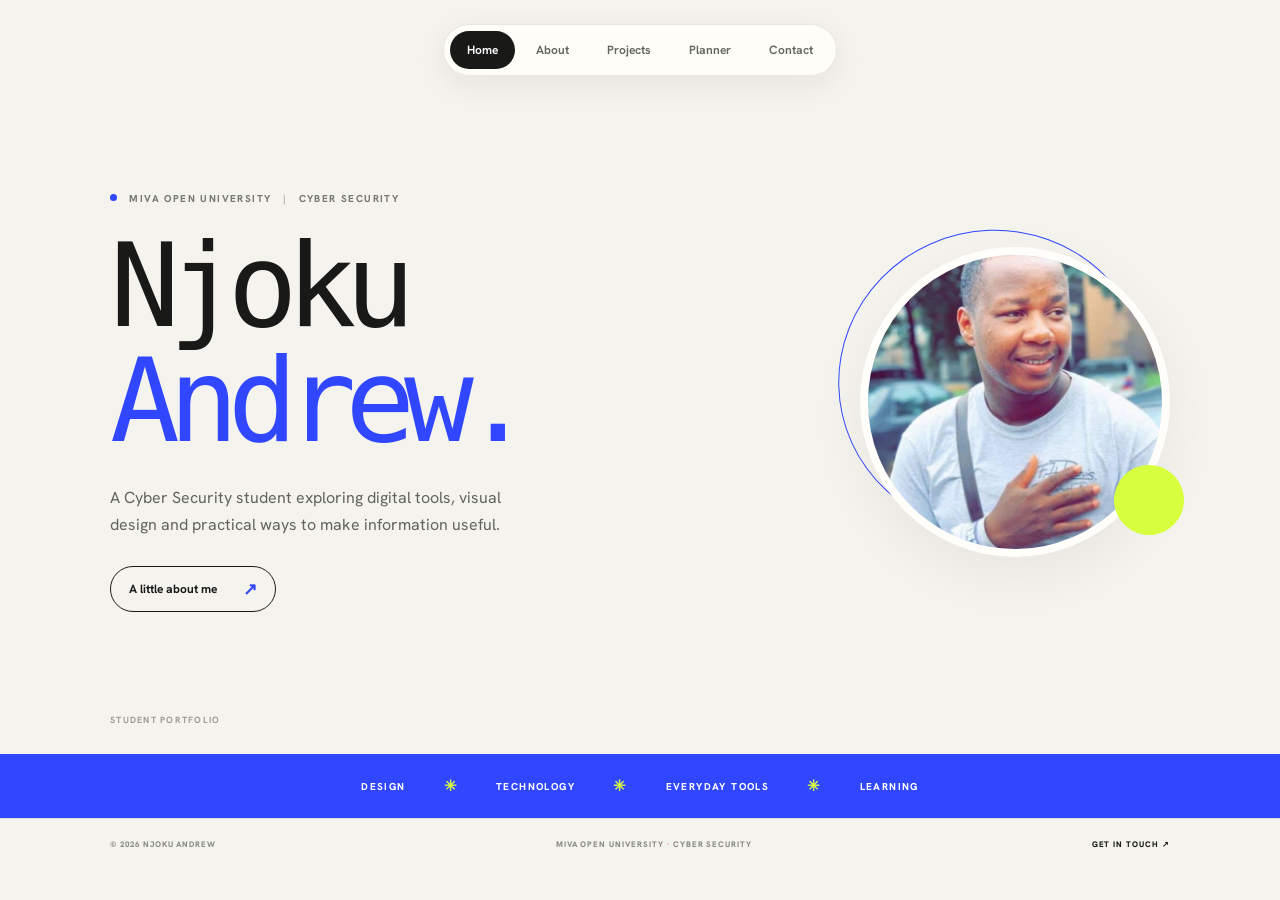
<file: index.html>
<!doctype html>
<html lang="en">
  <head>
    <meta charset="utf-8" />
    <meta name="viewport" content="width=device-width, initial-scale=1" />
    <meta name="theme-color" content="#f4f3ee" />
    <title>Njoku Andrew — Home</title>
    <link rel="icon" href="assets/favicon.svg" type="image/svg+xml" />
    <link rel="preconnect" href="https://fonts.googleapis.com" />
    <link rel="preconnect" href="https://fonts.gstatic.com" crossorigin />
    <link
      href="https://fonts.googleapis.com/css2?family=Geist+Pixel&family=Hanken+Grotesk:ital,wght@0,100..900;1,100..900&display=swap"
      rel="stylesheet"
    />
    <link rel="stylesheet" href="styles.css" />
  </head>
  <body>
    <header class="site-header">
      <nav class="nav-pills" aria-label="Main navigation">
        <a class="nav-link active" href="index.html" aria-current="page"
          >Home</a
        >
        <a class="nav-link" href="about.html">About</a>
        <a class="nav-link" href="projects.html">Projects</a>
        <a class="nav-link" href="planner.html">Planner</a>
        <a class="nav-link" href="contact.html">Contact</a>
      </nav>
    </header>

    <main class="home-page">
      <section class="home-intro">
        <div class="intro-copy">
          <p class="eyebrow">
            <span class="status-dot"></span> MIVA OPEN UNIVERSITY
            <span class="slash">|</span> CYBER SECURITY
          </p>
          <h1>Njoku<br /><span>Andrew.</span></h1>
          <p class="intro-line">
            A Cyber Security student exploring digital tools, visual design
            and practical ways to make information useful.
          </p>
          <a class="round-link" href="about.html"
            >A little about me <span aria-hidden="true">↗</span></a
          >
        </div>
        <div class="portrait-wrap">
          <div class="portrait-halo"></div>
          <img
            class="portrait"
            src="assets/andrew.jpeg"
            alt="Portrait placeholder for Njoku Andrew"
          />
          <span class="portrait-sticker"><span></span></span>
        </div>
        <div class="home-baseline">
          <span>STUDENT PORTFOLIO</span>
          <span></span>
        </div>
      </section>
      <section class="home-ribbon" aria-label="Areas of interest">
        <span>DESIGN</span><i>✳</i><span>TECHNOLOGY</span><i>✳</i
        ><span>EVERYDAY TOOLS</span><i>✳</i><span>LEARNING</span>
      </section>
    </main>

    <footer class="site-footer">
      <span>© 2026 NJOKU ANDREW</span>
      <span>MIVA OPEN UNIVERSITY <b>·</b> CYBER SECURITY</span>
      <a href="contact.html">GET IN TOUCH ↗</a>
    </footer>
    <script src="script.js"></script>
  </body>
</html>
</file>
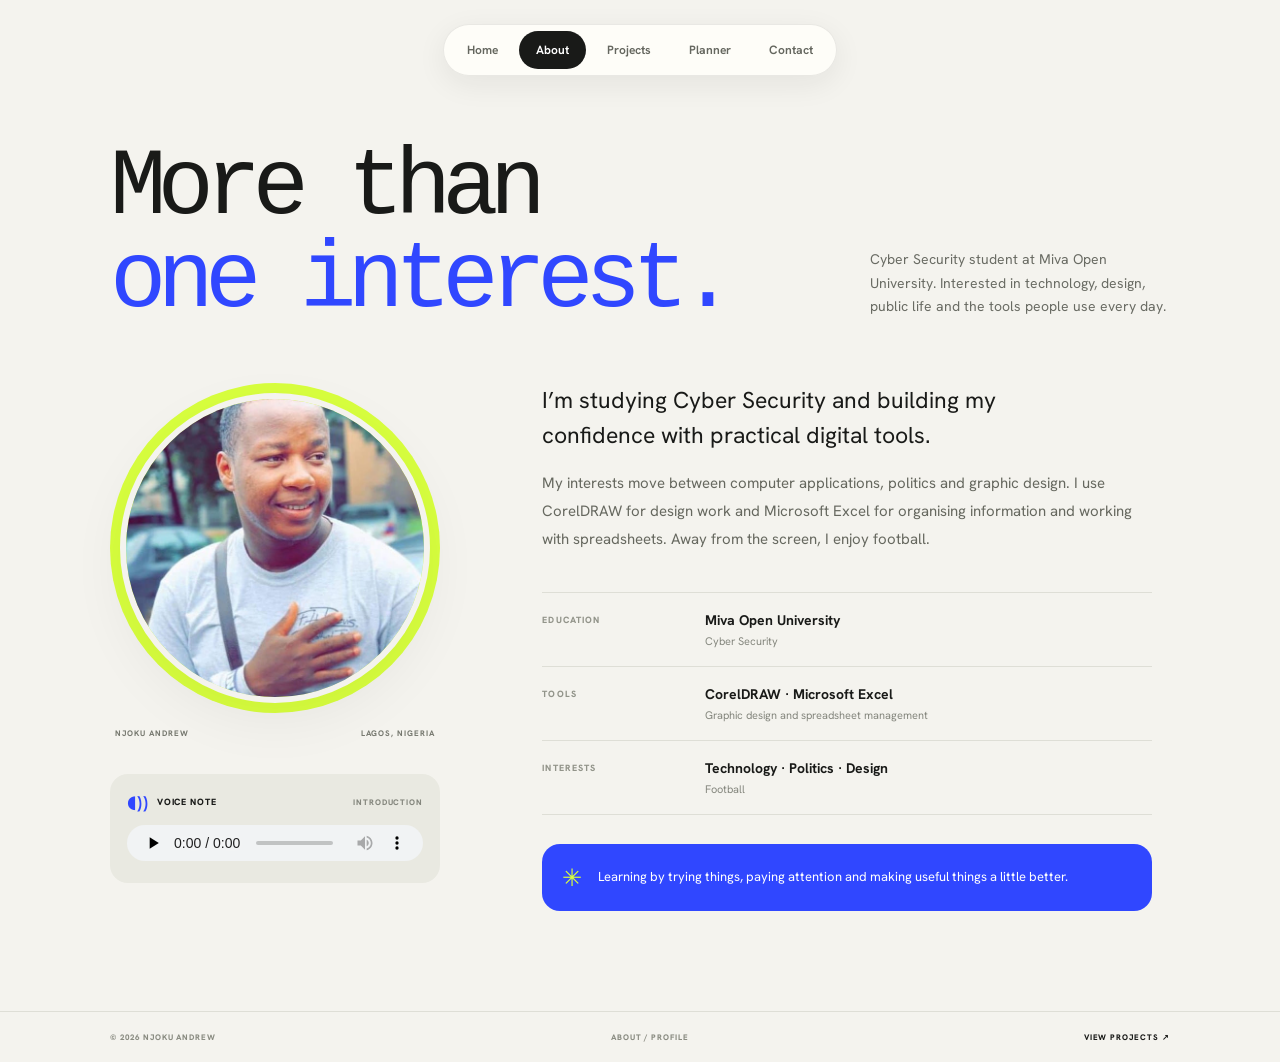
<file: about.html>
<!doctype html>
<html lang="en">
  <head>
    <meta charset="utf-8" />
    <meta name="viewport" content="width=device-width, initial-scale=1" />
    <meta name="theme-color" content="#f4f3ee" />
    <title>Njoku Andrew — About</title>
    <link rel="icon" href="assets/favicon.svg" type="image/svg+xml" />
    <link rel="preconnect" href="https://fonts.googleapis.com" />
    <link rel="preconnect" href="https://fonts.gstatic.com" crossorigin />
    <link
      href="https://fonts.googleapis.com/css2?family=Geist+Pixel&family=Hanken+Grotesk:ital,wght@0,100..900;1,100..900&display=swap"
      rel="stylesheet"
    />
    <link rel="stylesheet" href="styles.css" />
  </head>
  <body>
    <header class="site-header">
      <nav class="nav-pills" aria-label="Main navigation">
        <a class="nav-link" href="index.html">Home</a
        ><a class="nav-link active" href="about.html" aria-current="page"
          >About</a
        ><a class="nav-link" href="projects.html">Projects</a
        ><a class="nav-link" href="planner.html">Planner</a
        ><a class="nav-link" href="contact.html">Contact</a>
      </nav>
    </header>
    <main class="page-shell about-page">
      <section class="page-heading split-heading">
        <div>
          <h1>More than<br /><span>one interest.</span></h1>
        </div>
        <p class="heading-side">
          Cyber Security student at Miva Open University. Interested in
          technology, design, public life and the tools people use every day.
        </p>
      </section>

      <section class="about-grid">
        <div class="about-portrait-column">
          <div class="portrait-frame">
            <img
              class="portrait about-portrait"
              src="assets/andrew.jpeg"
              alt="Portrait placeholder for Njoku Andrew"
            />
          </div>
          <div class="portrait-caption">
            <span>NJOKU ANDREW</span><span>LAGOS, NIGERIA</span>
          </div>
          <div class="about-audio">
            <div class="audio-heading">
              <span class="audio-symbol">◖))</span><span>VOICE NOTE</span
              ><span class="audio-duration">INTRODUCTION</span>
            </div>
            <audio controls preload="none">
              <source
                src="assets/andrew-audio.mp4"
                type="audio/mpeg"
              />
            </audio>
          </div>
        </div>
        <div class="about-content">
          <p class="lead">
            I’m studying Cyber Security and building my confidence with
            practical digital tools.
          </p>
          <p>
            My interests move between computer applications, politics and
            graphic design. I use CorelDRAW for design work and Microsoft Excel
            for organising information and working with spreadsheets. Away from
            the screen, I enjoy football.
          </p>

          <div class="about-facts">
            <div class="fact-row">
              <span> EDUCATION</span>
              <div>
                <strong>Miva Open University</strong
                ><small>Cyber Security</small>
              </div>
            </div>
            <div class="fact-row">
              <span> TOOLS</span>
              <div>
                <strong>CorelDRAW · Microsoft Excel</strong
                ><small>Graphic design and spreadsheet management</small>
              </div>
            </div>
            <div class="fact-row">
              <span> INTERESTS</span>
              <div>
                <strong>Technology · Politics · Design</strong
                ><small>Football</small>
              </div>
            </div>
          </div>
          <div class="about-accent-note">
            <span>✳</span>
            <p>
              Learning by trying things, paying attention and making useful
              things a little better.
            </p>
          </div>
        </div>
      </section>
    </main>
    <footer class="site-footer">
      <span>© 2026 NJOKU ANDREW</span><span>ABOUT / PROFILE</span
      ><a href="projects.html">VIEW PROJECTS ↗</a>
    </footer>
    <script src="script.js"></script>
  </body>
</html>
</file>
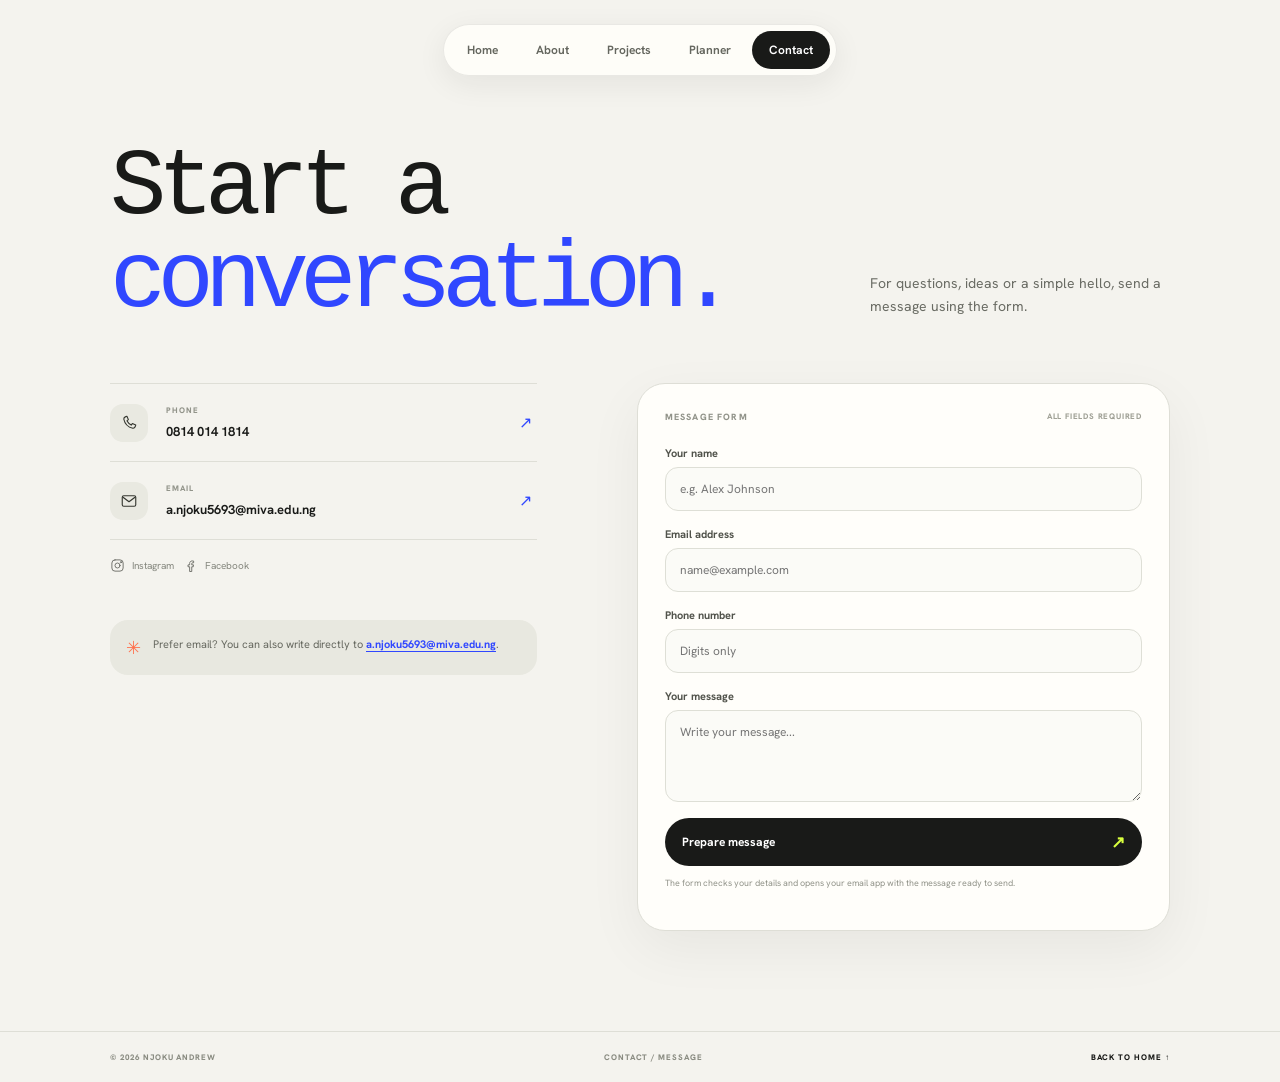
<file: contact.html>
<!doctype html>
<html lang="en">
  <head>
    <meta charset="utf-8" />
    <meta name="viewport" content="width=device-width, initial-scale=1" />
    <meta name="theme-color" content="#f4f3ee" />
    <title>Njoku Andrew — Contact</title>
    <link rel="icon" href="assets/favicon.svg" type="image/svg+xml" />
    <link rel="preconnect" href="https://fonts.googleapis.com" />
    <link rel="preconnect" href="https://fonts.gstatic.com" crossorigin />
    <link
      href="https://fonts.googleapis.com/css2?family=Geist+Pixel&family=Hanken+Grotesk:ital,wght@0,100..900;1,100..900&display=swap"
      rel="stylesheet"
    />
    <link rel="stylesheet" href="styles.css" />
  </head>
  <body>
    <header class="site-header">
      <nav class="nav-pills" aria-label="Main navigation">
        <a class="nav-link" href="index.html">Home</a
        ><a class="nav-link" href="about.html">About</a
        ><a class="nav-link" href="projects.html">Projects</a
        ><a class="nav-link" href="planner.html">Planner</a
        ><a class="nav-link active" href="contact.html" aria-current="page"
          >Contact</a
        >
      </nav>
    </header>
    <main class="page-shell contact-page">
      <section class="page-heading split-heading contact-heading">
        <div>
          <h1>Start a<br /><span>conversation.</span></h1>
        </div>
        <p class="heading-side">
          For questions, ideas or a simple hello, send a message using the form.
        </p>
      </section>
      <section class="contact-layout">
        <div class="contact-side">
          <div class="contact-details">
            <a class="contact-item" href="tel:08140141814"
              ><span class="contact-icon"
                ><svg viewBox="0 0 24 24" aria-hidden="true">
                  <path
                    d="M7 3.8 9.2 3l2 4.5-2 1.6a14 14 0 0 0 5.7 5.7l1.6-2 4.5 2-.8 2.2a3 3 0 0 1-3.2 1.9A15.5 15.5 0 0 1 5.1 7 3 3 0 0 1 7 3.8Z"
                  /></svg></span
              ><span><small>PHONE</small><strong>0814 014 1814</strong></span
              ><b>↗</b></a
            >
            <a class="contact-item" href="mailto:a.njoku5693@miva.edu.ng"
              ><span class="contact-icon"
                ><svg viewBox="0 0 24 24" aria-hidden="true">
                  <rect x="3" y="5" width="18" height="14" rx="2" />
                  <path d="m4 7 8 6 8-6" /></svg></span
              ><span
                ><small>EMAIL</small><strong>a.njoku5693@miva.edu.ng</strong></span
              ><b>↗</b></a
            >
            <div class="social-row">
              <a
                href="https://www.instagram.com/tobinjoku/?__pwa=1#"
                target="_blank"
                rel="noopener noreferrer"
                class="social-link"
              >
                <span class="social-placeholder">
                  <svg viewBox="0 0 24 24" aria-hidden="true">
                    <rect x="3" y="3" width="18" height="18" rx="5" />
                    <circle cx="12" cy="12" r="4" />
                    <circle cx="17.5" cy="6.7" r="1" class="solid" />
                  </svg>
                  Instagram
                </span>
              </a>
 <a
                href="#"
                target="_blank"
                rel="noopener noreferrer"
                class="social-link"
              >
              <span class="social-placeholder"
                ><svg viewBox="0 0 24 24" aria-hidden="true">
                  <path
                    d="M14 21v-7h2.4l.4-3H14V9.1c0-.9.3-1.5 1.6-1.5H17V4.9c-.6-.1-1.4-.2-2.4-.2-2.4 0-4 1.5-4 4.2V11H8v3h2.6v7Z"
                  />
                </svg>
                Facebook</span
              ></a>
            </div>
          </div>
          <div class="contact-note">
            <span>✳</span>
            <p>
              Prefer email? You can also write directly to
              <a href="mailto:a.njoku5693@miva.edu.ng">a.njoku5693@miva.edu.ng</a>.
            </p>
          </div>
        </div>
        <form class="contact-form" id="contact-form" novalidate>
          <div class="form-heading">
            <span class="section-kicker">MESSAGE FORM</span
            ><span class="form-required">ALL FIELDS REQUIRED</span>
          </div>
          <div class="form-field">
            <label for="name">Your name</label
            ><input
              id="name"
              name="name"
              type="text"
              placeholder="e.g. Alex Johnson"
              autocomplete="name"
              required
            /><small class="field-error" id="name-error"></small>
          </div>
          <div class="form-field">
            <label for="email">Email address</label
            ><input
              id="email"
              name="email"
              type="email"
              placeholder="name@example.com"
              autocomplete="email"
              required
            /><small class="field-error" id="email-error"></small>
          </div>
          <div class="form-field">
            <label for="phone">Phone number</label
            ><input
              id="phone"
              name="phone"
              type="tel"
              inputmode="numeric"
              placeholder="Digits only"
              autocomplete="tel"
              required
            /><small class="field-error" id="phone-error"></small>
          </div>
          <div class="form-field">
            <label for="message">Your message</label
            ><textarea
              id="message"
              name="message"
              rows="4"
              placeholder="Write your message..."
              required
            ></textarea
            ><small class="field-error" id="message-error"></small>
          </div>
          <button class="send-button" type="submit">
            Prepare message <span>↗</span>
          </button>
          <p class="form-footnote">
            The form checks your details and opens your email app with the
            message ready to send.
          </p>
          <div
            class="form-status"
            id="form-status"
            role="status"
            aria-live="polite"
          ></div>
        </form>
      </section>
    </main>
    <footer class="site-footer">
      <span>© 2026 NJOKU ANDREW</span><span>CONTACT / MESSAGE</span
      ><a href="index.html">BACK TO HOME ↑</a>
    </footer>
    <script src="script.js"></script>
  </body>
</html>
</file>
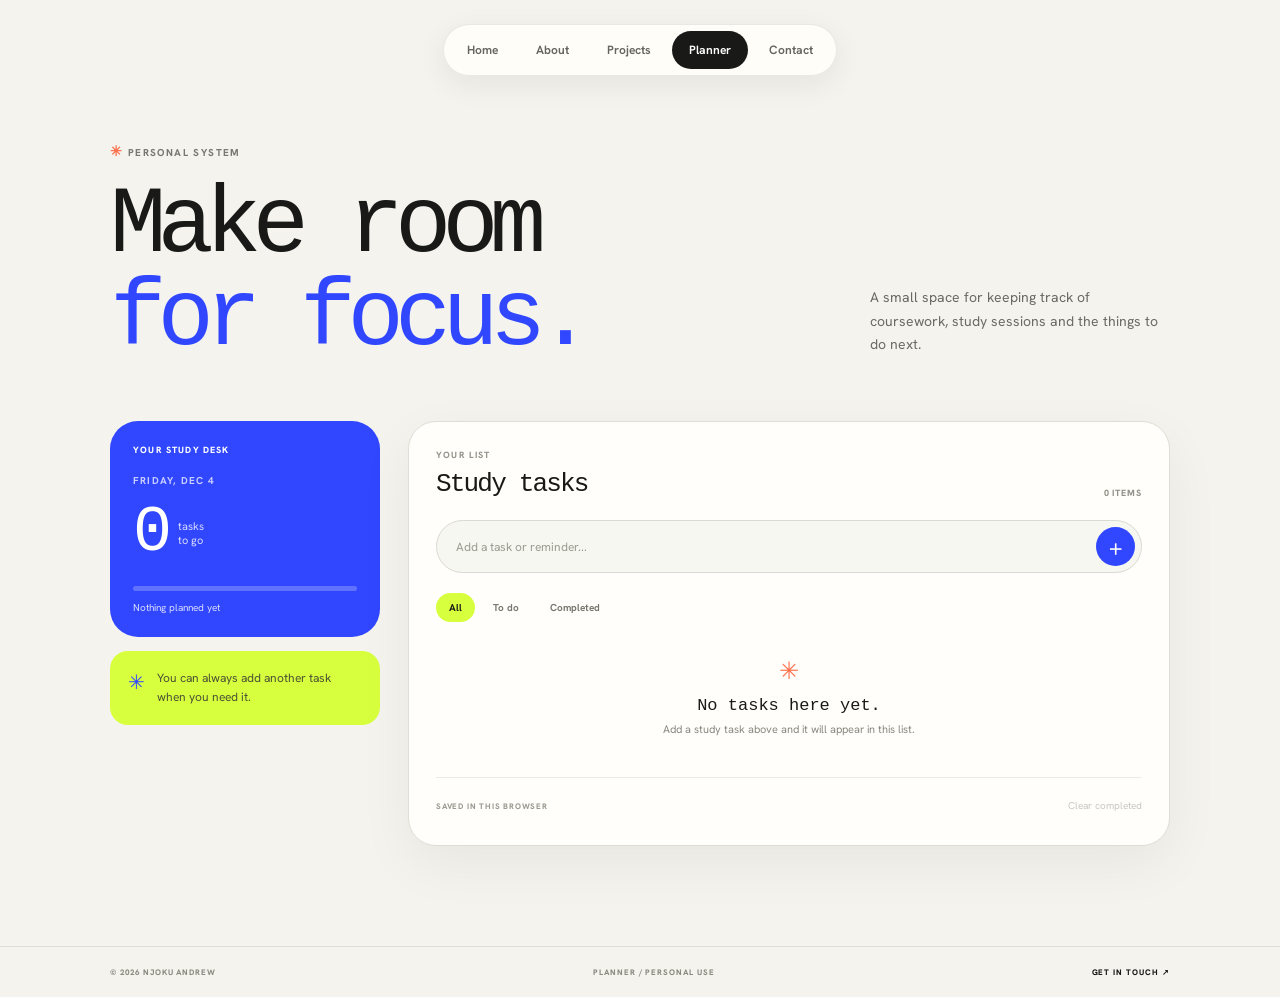
<file: planner.html>
<!doctype html>
<html lang="en">
  <head>
    <meta charset="utf-8" />
    <meta name="viewport" content="width=device-width, initial-scale=1" />
    <meta name="theme-color" content="#f4f3ee" />
    <title>Njoku Andrew — Academic Planner</title>
    <link rel="icon" href="assets/favicon.svg" type="image/svg+xml" />
    <link rel="preconnect" href="https://fonts.googleapis.com" />
    <link rel="preconnect" href="https://fonts.gstatic.com" crossorigin />
    <link
      href="https://fonts.googleapis.com/css2?family=Geist+Pixel&family=Hanken+Grotesk:ital,wght@0,100..900;1,100..900&display=swap"
      rel="stylesheet"
    />
    <link rel="stylesheet" href="styles.css" />
  </head>
  <body>
    <header class="site-header">
      <nav class="nav-pills" aria-label="Main navigation">
        <a class="nav-link" href="index.html">Home</a
        ><a class="nav-link" href="about.html">About</a
        ><a class="nav-link" href="projects.html">Projects</a
        ><a class="nav-link active" href="planner.html" aria-current="page"
          >Planner</a
        ><a class="nav-link" href="contact.html">Contact</a>
      </nav>
    </header>
    <main class="page-shell planner-page">
      <section class="page-heading split-heading">
        <div>
          <p class="eyebrow">
            <span class="accent-mark">✳</span> PERSONAL SYSTEM
          </p>
          <h1>Make room<br /><span>for focus.</span></h1>
        </div>
        <p class="heading-side">
          A small space for keeping track of coursework, study sessions and the
          things to do next.
        </p>
      </section>
      <section class="planner-layout">
        <div class="planner-summary">
          <div class="today-card">
            <span class="today-label">YOUR STUDY DESK</span
            ><strong id="today-date">TODAY</strong>
            <div class="summary-count">
              <b id="remaining-count">0</b><span>tasks<br />to go</span>
            </div>
            <div class="progress-track"><span id="progress-fill"></span></div>
            <small id="progress-label">Nothing planned yet</small>
          </div>
          <div class="planner-tip">
            <span>✳</span>
            <p>You can always add another task when you need it.</p>
          </div>
        </div>
        <div class="planner-board">
          <div class="planner-board-head">
            <div>
              <span class="section-kicker">YOUR LIST</span>
              <h2>Study tasks</h2>
            </div>
            <span class="task-total" id="task-total">0 ITEMS</span>
          </div>
          <form class="task-form" id="task-form">
            <label class="sr-only" for="task-input">New task</label>
            <input
              id="task-input"
              name="task"
              type="text"
              maxlength="100"
              placeholder="Add a task or reminder..."
              autocomplete="off"
              required
            />
            <button type="submit" aria-label="Add task">+</button>
          </form>
          <div class="task-filters" role="group" aria-label="Filter tasks">
            <button
              class="filter-button active"
              type="button"
              data-filter="all"
              aria-pressed="true"
            >
              All
            </button>
            <button
              class="filter-button"
              type="button"
              data-filter="active"
              aria-pressed="false"
            >
              To do
            </button>
            <button
              class="filter-button"
              type="button"
              data-filter="completed"
              aria-pressed="false"
            >
              Completed
            </button>
          </div>
          <ul class="task-list" id="task-list" aria-live="polite"></ul>
          <div class="planner-empty" id="planner-empty">
            <span class="empty-star">✳</span><strong>No tasks here yet.</strong>
            <p>Add a study task above and it will appear in this list.</p>
          </div>
          <div class="planner-foot">
            <span id="planner-storage">SAVED IN THIS BROWSER</span
            ><button id="clear-completed" type="button">Clear completed</button>
          </div>
        </div>
      </section>
    </main>
    <footer class="site-footer">
      <span>© 2026 NJOKU ANDREW</span><span>PLANNER / PERSONAL USE</span
      ><a href="contact.html">GET IN TOUCH ↗</a>
    </footer>
    <script src="script.js"></script>
  </body>
</html>
</file>
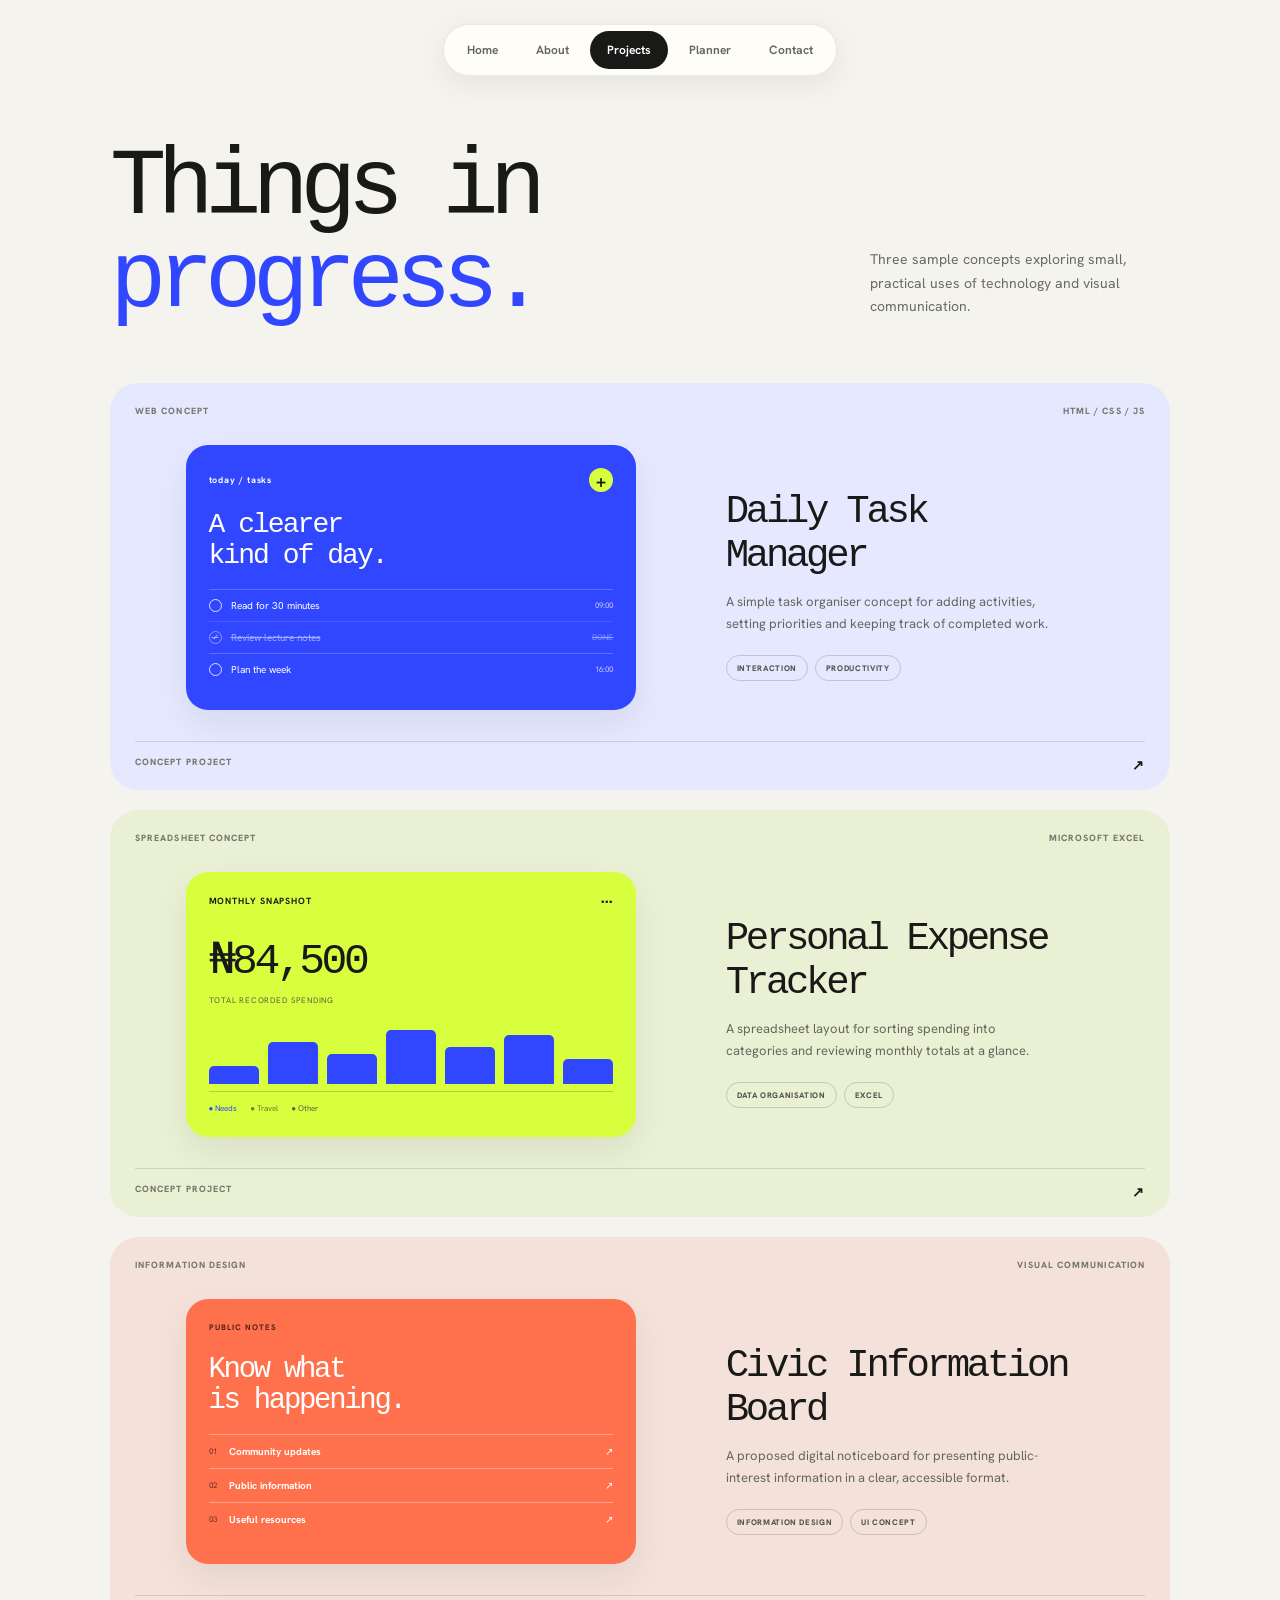
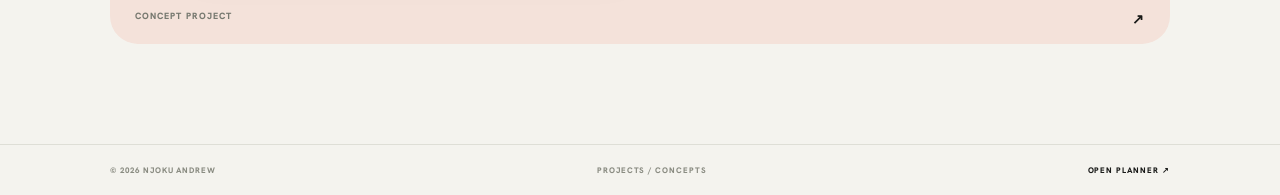
<file: projects.html>
<!doctype html>
<html lang="en">
  <head>
    <meta charset="utf-8" />
    <meta name="viewport" content="width=device-width, initial-scale=1" />
    <meta name="theme-color" content="#f4f3ee" />
    <title>Njoku Andrew — Projects</title>
    <link rel="icon" href="assets/favicon.svg" type="image/svg+xml" />
    <link rel="preconnect" href="https://fonts.googleapis.com" />
    <link rel="preconnect" href="https://fonts.gstatic.com" crossorigin />
    <link
      href="https://fonts.googleapis.com/css2?family=Geist+Pixel&family=Hanken+Grotesk:ital,wght@0,100..900;1,100..900&display=swap"
      rel="stylesheet"
    />
    <link rel="stylesheet" href="styles.css" />
  </head>
  <body>
    <header class="site-header">
      <nav class="nav-pills" aria-label="Main navigation">
        <a class="nav-link" href="index.html">Home</a
        ><a class="nav-link" href="about.html">About</a
        ><a class="nav-link active" href="projects.html" aria-current="page"
          >Projects</a
        ><a class="nav-link" href="planner.html">Planner</a
        ><a class="nav-link" href="contact.html">Contact</a>
      </nav>
    </header>
    <main class="page-shell projects-page">
      <section class="page-heading split-heading">
        <div>
          <h1>Things in<br /><span>progress.</span></h1>
        </div>
        <p class="heading-side">
          Three sample concepts exploring small, practical uses of technology
          and visual communication.
        </p>
      </section>
      <section class="project-stack">
        <article class="project-card project-blue">
          <div class="project-topline">
            <span> WEB CONCEPT</span><span>HTML / CSS / JS</span>
          </div>
          <div class="project-main">
            <div class="project-art task-art">
              <div class="art-top">
                <span>today / tasks</span><span class="art-plus">+</span>
              </div>
              <div class="art-date">A clearer<br />kind of day.</div>
              <div class="art-task">
                <b></b><span>Read for 30 minutes</span><i>09:00</i>
              </div>
              <div class="art-task done">
                <b>✓</b><span>Review lecture notes</span><i>DONE</i>
              </div>
              <div class="art-task">
                <b></b><span>Plan the week</span><i>16:00</i>
              </div>
            </div>
            <div class="project-description">
          
              <h2>Daily Task<br />Manager</h2>
              <p>
                A simple task organiser concept for adding activities, setting
                priorities and keeping track of completed work.
              </p>
              <div class="project-tags">
                <span>INTERACTION</span><span>PRODUCTIVITY</span>
              </div>
            </div>
          </div>
          <div class="project-bottom">
            <span>CONCEPT PROJECT</span><span>↗</span>
          </div>
        </article>
        <article class="project-card project-lime">
          <div class="project-topline">
            <span> SPREADSHEET CONCEPT</span><span>MICROSOFT EXCEL</span>
          </div>
          <div class="project-main">
            <div class="project-art expense-art">
              <div class="expense-head">
                <span>MONTHLY SNAPSHOT</span><span>•••</span>
              </div>
              <div class="expense-total">₦84,500</div>
              <small>TOTAL RECORDED SPENDING</small>
              <div class="expense-chart">
                <i></i><i></i><i></i><i></i><i></i><i></i><i></i>
              </div>
              <div class="expense-legend">
                <span>● Needs</span><span>● Travel</span><span>● Other</span>
              </div>
            </div>
            <div class="project-description">
           
              <h2>Personal Expense<br />Tracker</h2>
              <p>
                A spreadsheet layout for sorting spending into categories and
                reviewing monthly totals at a glance.
              </p>
              <div class="project-tags">
                <span>DATA ORGANISATION</span><span>EXCEL</span>
              </div>
            </div>
          </div>
          <div class="project-bottom">
            <span>CONCEPT PROJECT</span><span>↗</span>
          </div>
        </article>
        <article class="project-card project-orange">
          <div class="project-topline">
            <span> INFORMATION DESIGN</span
            ><span>VISUAL COMMUNICATION</span>
          </div>
          <div class="project-main">
            <div class="project-art civic-art">
              <div class="civic-label">PUBLIC NOTES</div>
              <div class="civic-title">Know what<br />is happening.</div>
              <div class="civic-line">
                <span>01</span><b>Community updates</b><i>↗</i>
              </div>
              <div class="civic-line">
                <span>02</span><b>Public information</b><i>↗</i>
              </div>
              <div class="civic-line">
                <span>03</span><b>Useful resources</b><i>↗</i>
              </div>
            </div>
            <div class="project-description">
              <h2>Civic Information<br />Board</h2>
              <p>
                A proposed digital noticeboard for presenting public-interest
                information in a clear, accessible format.
              </p>
              <div class="project-tags">
                <span>INFORMATION DESIGN</span><span>UI CONCEPT</span>
              </div>
            </div>
          </div>
          <div class="project-bottom">
            <span>CONCEPT PROJECT</span><span>↗</span>
          </div>
        </article>
      </section>
    </main>
    <footer class="site-footer">
      <span>© 2026 NJOKU ANDREW</span><span>PROJECTS / CONCEPTS</span
      ><a href="planner.html">OPEN PLANNER ↗</a>
    </footer>
    <script src="script.js"></script>
  </body>
</html>
</file>
<file: styles.css>
/* NJOKU ANDREW — a quiet base with two deliberately loud accents. */
:root {
  --paper: #f4f3ee;
  --surface: #fffefa;
  --ink: #191a18;
  --muted: #777970;
  --line: #deded6;
  --blue: #3047ff;
  --lime: #d8ff3e;
  --orange: #ff704d;
  --display: "Geist Pixel", monospace;
  --body: "Hanken Grotesk", sans-serif;
  --radius-large: 28px;
  --radius-medium: 18px;
  --shadow-soft: 0 18px 55px rgba(25, 26, 24, .055);
}
* { box-sizing: border-box; }
html { scroll-behavior: smooth; }
body { margin: 0; color: var(--ink); background: var(--paper); font-family: var(--body); -webkit-font-smoothing: antialiased; }
a { color: inherit; text-decoration: none; }
button, input, textarea { font: inherit; }
button { cursor: pointer; }
.site-header { position: sticky; top: 12px; z-index: 20; display: flex; justify-content: center; width: 100%; padding: 12px 14px 0; pointer-events: none; }
.nav-pills { display: flex; justify-content: center; gap: 4px; max-width: 100%; padding: 6px; border: 1px solid rgba(25,26,24,.09); border-radius: 999px; background: rgba(255,254,250,.88); box-shadow: 0 8px 30px rgba(25,26,24,.07); backdrop-filter: blur(18px); pointer-events: auto; }
.nav-link { display: flex; align-items: center; justify-content: center; min-height: 38px; padding: 0 17px; border-radius: 999px; color: #65675f; font-size: 12px; font-weight: 650; transition: background .2s, color .2s, transform .2s; }
.nav-link:hover { color: var(--ink); background: #eeeee8; }
.nav-link.active { color: white; background: var(--ink); }
.home-page { overflow: hidden; }
.home-intro { position: relative; display: grid; grid-template-columns: minmax(0,1fr) 310px; align-items: center; gap: clamp(45px,10vw,145px); width: min(1060px,calc(100% - 64px)); min-height: min(690px,calc(100svh - 90px)); margin: 0 auto; padding: 62px 0 76px; }
.eyebrow, .section-kicker { margin: 0 0 24px; color: var(--muted); font-size: 10px; font-weight: 750; letter-spacing: .14em; }
.status-dot { display: inline-block; width: 7px; height: 7px; margin-right: 8px; border-radius: 50%; background: var(--blue); vertical-align: 1px; }
.slash { padding: 0 7px; color: #b3b4aa; }
h1, h2, p { margin-top: 0; }
h1 { margin-bottom: 25px; font-family: var(--display); font-size: clamp(64px,9.1vw,116px); font-weight: 400; line-height: .99; letter-spacing: -.095em; }
h1 span { color: var(--blue); }
.intro-line { max-width: 425px; margin-bottom: 28px; color: #62645c; font-size: 16px; line-height: 1.7; }
.round-link { display: inline-flex; align-items: center; gap: 26px; min-height: 46px; padding: 0 18px; border: 1px solid var(--ink); border-radius: 999px; font-size: 12px; font-weight: 700; transition: .2s; }
.round-link span { color: var(--blue); font-size: 17px; }
.round-link:hover { color: white; background: var(--ink); }
.portrait-wrap { position: relative; width: 100%; }
.portrait-halo { position: absolute; inset: -17px 22px 26px -22px; border: 1px solid var(--blue); border-radius: 50%; transform: rotate(-13deg); }
.portrait { position: relative; display: block; width: 100%; aspect-ratio: 1; border: 8px solid var(--surface); border-radius: 50%; object-fit: cover; background: #e5e4dc; box-shadow: var(--shadow-soft); }
.portrait-sticker { position: absolute; right: -14px; bottom: 22px; display: grid; place-items: center; width: 70px; height: 70px; border-radius: 50%; color: var(--ink); background: var(--lime); font-family: var(--display); font-size: 19px; transform: rotate(10deg); }
.portrait-sticker span { font-family: var(--body); font-size: 9px; }
.home-baseline { position: absolute; right: 0; bottom: 28px; left: 0; display: flex; justify-content: space-between; color: #9a9b91; font-size: 9px; font-weight: 700; letter-spacing: .14em; }
.home-ribbon { display: flex; align-items: center; justify-content: center; flex-wrap: wrap; gap: clamp(14px,3vw,38px); padding: 22px 24px; color: white; background: var(--blue); font-size: 10px; font-weight: 750; letter-spacing: .14em; }
.home-ribbon i { color: var(--lime); font-size: 15px; font-style: normal; }
.page-shell { width: min(1060px,calc(100% - 64px)); margin: 0 auto; padding: 78px 0 100px; }
.page-heading { margin-bottom: 55px; }
.split-heading { display: flex; justify-content: space-between; align-items: end; gap: 40px; }
.page-heading .eyebrow { margin-bottom: 20px; }
.page-heading h1 { margin: 0; font-size: clamp(58px,8vw,94px); }
.accent-mark { color: var(--orange); font-size: 14px; }
.heading-side { max-width: 300px; margin: 0 0 9px; color: #696b63; font-size: 14px; line-height: 1.7; }
.about-grid { display: grid; grid-template-columns: 330px minmax(0,1fr); gap: clamp(45px,8vw,105px); align-items: start; }
.about-portrait-column { min-width: 0; }
.portrait-frame { position: relative; padding: 10px; border-radius: 50%; background: var(--lime); }
.about-portrait { border: 6px solid var(--paper); }
.portrait-caption { display: flex; justify-content: space-between; gap: 8px; margin: 15px 5px 0; color: #777970; font-size: 8px; font-weight: 750; letter-spacing: .12em; }
.about-audio { margin-top: 36px; padding: 17px; border-radius: var(--radius-medium); background: #e9e9e1; }
.audio-heading { display: flex; align-items: center; gap: 8px; margin-bottom: 12px; font-size: 9px; font-weight: 800; letter-spacing: .1em; }
.audio-symbol { color: var(--blue); font-size: 17px; }
.audio-duration { margin-left: auto; color: #85877e; font-size: 8px; }
audio { width: 100%; height: 36px; }
.about-audio p { margin: 8px 0 0; color: #85877e; font-size: 10px; line-height: 1.5; }
.about-content { max-width: 610px; }
.about-content p { color: #66685f; font-size: 15px; line-height: 1.85; }
.about-content .lead { max-width: 520px; margin-bottom: 18px; color: var(--ink); font-size: 23px; line-height: 1.5; }
.about-facts { margin-top: 39px; border-top: 1px solid var(--line); }
.fact-row { display: grid; grid-template-columns: 145px 1fr; gap: 18px; padding: 18px 0; border-bottom: 1px solid var(--line); }
.fact-row>span { padding-top: 3px; color: #92948a; font-size: 9px; font-weight: 800; letter-spacing: .12em; }
.fact-row strong, .fact-row small { display: block; }
.fact-row strong { font-size: 14px; font-weight: 700; }
.fact-row small { margin-top: 5px; color: #85877e; font-size: 11px; }
.about-accent-note { display: flex; gap: 16px; align-items: center; margin-top: 29px; padding: 18px 20px; border-radius: var(--radius-medium); background: var(--blue); }
.about-accent-note span { color: var(--lime); font-size: 24px; }
.about-accent-note p { margin: 0; color: white; font-size: 13px; line-height: 1.6; }
.project-stack { display: grid; gap: 20px; }
.project-card { overflow: hidden; padding: 22px 25px 0; border-radius: var(--radius-large); background: #e8e8e0; }
.project-blue { background: #e5e8ff; }
.project-lime { background: #eaf0d4; }
.project-orange { background: #f4e2da; }
.project-topline, .project-bottom { display: flex; justify-content: space-between; gap: 15px; color: #777970; font-size: 9px; font-weight: 800; letter-spacing: .12em; }
.project-main { display: grid; grid-template-columns: minmax(0,1.1fr) minmax(250px,.9fr); gap: clamp(28px,7vw,90px); align-items: center; padding: 28px 5% 31px; }
.project-art { min-height: 265px; padding: 23px; border-radius: 22px; box-shadow: 0 14px 35px rgba(0,0,0,.07); }
.task-art { color: white; background: var(--blue); }
.art-top, .expense-head { display: flex; justify-content: space-between; align-items: center; font-size: 9px; font-weight: 700; letter-spacing: .1em; }
.art-plus { display: grid; place-items: center; width: 24px; height: 24px; border-radius: 50%; color: var(--ink); background: var(--lime); font-size: 18px; }
.art-date { margin: 18px 0 17px; font-family: var(--display); font-size: 28px; line-height: 1.1; letter-spacing: -.07em; }
.art-task { display: flex; align-items: center; gap: 9px; padding: 9px 0; border-top: 1px solid rgba(255,255,255,.22); font-size: 10px; }
.art-task b { display: grid; place-items: center; width: 13px; height: 13px; border: 1px solid rgba(255,255,255,.8); border-radius: 50%; font-size: 8px; }
.art-task i { margin-left: auto; color: #c5caff; font-size: 8px; font-style: normal; }
.art-task.done { opacity: .55; text-decoration: line-through; }
.expense-art { color: var(--ink); background: var(--lime); }
.expense-total { margin: 26px 0 1px; font-family: var(--display); font-size: 43px; letter-spacing: -.08em; }
.expense-art>small { color: #5d6540; font-size: 8px; letter-spacing: .1em; }
.expense-chart { display: flex; align-items: end; gap: 9px; height: 68px; margin-top: 16px; padding-bottom: 7px; border-bottom: 1px solid rgba(25,26,24,.2); }
.expense-chart i { flex: 1; border-radius: 5px 5px 0 0; background: var(--blue); }
.expense-chart i:nth-child(1) { height: 30%; }.expense-chart i:nth-child(2) { height: 70%; }.expense-chart i:nth-child(3) { height: 50%; }.expense-chart i:nth-child(4) { height: 90%; }.expense-chart i:nth-child(5) { height: 62%; }.expense-chart i:nth-child(6) { height: 82%; }.expense-chart i:nth-child(7) { height: 42%; }
.expense-legend { display: flex; gap: 13px; margin-top: 11px; color: #5d6540; font-size: 8px; }
.expense-legend span:first-child { color: var(--blue); }.expense-legend span:nth-child(2) { color: #71801c; }
.civic-art { color: white; background: var(--orange); }
.civic-label { color: #5e291d; font-size: 8px; font-weight: 800; letter-spacing: .13em; }
.civic-title { margin: 22px 0 17px; font-family: var(--display); font-size: 29px; line-height: 1.08; letter-spacing: -.08em; }
.civic-line { display: flex; align-items: center; gap: 12px; padding: 10px 0; border-top: 1px solid rgba(255,255,255,.35); font-size: 10px; }
.civic-line span { color: #6b3023; font-size: 8px; }.civic-line i { margin-left: auto; font-style: normal; }
.project-description { padding: 10px 0; }
.project-count { color: #777970; font-size: 9px; font-weight: 800; letter-spacing: .12em; }
.project-description h2 { margin: 17px 0 13px; font-family: var(--display); font-size: clamp(27px,3.5vw,39px); font-weight: 400; line-height: 1.12; letter-spacing: -.085em; }
.project-description p { max-width: 330px; margin-bottom: 20px; color: #65675f; font-size: 13px; line-height: 1.7; }
.project-tags { display: flex; flex-wrap: wrap; gap: 7px; }
.project-tags span { padding: 7px 10px; border: 1px solid rgba(25,26,24,.18); border-radius: 999px; color: #55574f; font-size: 8px; font-weight: 800; letter-spacing: .08em; }
.project-bottom { padding: 14px 0 16px; border-top: 1px solid rgba(25,26,24,.13); }
.project-bottom span:last-child { color: var(--ink); font-size: 14px; }
.planner-layout { display: grid; grid-template-columns: 270px minmax(0,1fr); gap: 28px; align-items: start; }
.today-card { padding: 23px; border-radius: var(--radius-large); color: white; background: var(--blue); }
.today-label, .section-kicker { display: block; font-size: 9px; font-weight: 800; letter-spacing: .13em; }
.today-card>strong { display: block; margin-top: 18px; color: #cbd0ff; font-size: 10px; letter-spacing: .12em; }
.summary-count { display: flex; align-items: center; gap: 12px; margin: 14px 0 20px; }
.summary-count b { font-family: var(--display); font-size: 65px; font-weight: 400; line-height: 1; letter-spacing: -.1em; }
.summary-count span { color: #d9dcff; font-size: 11px; line-height: 1.25; }
.progress-track { height: 5px; overflow: hidden; border-radius: 99px; background: rgba(255,255,255,.23); }
.progress-track span { display: block; width: 0; height: 100%; border-radius: inherit; background: var(--lime); transition: width .25s; }
.today-card>small { display: block; margin-top: 10px; color: #d9dcff; font-size: 10px; }
.planner-tip { display: flex; gap: 12px; margin-top: 14px; padding: 18px; border-radius: var(--radius-medium); background: var(--lime); }
.planner-tip span { color: var(--blue); font-size: 20px; }.planner-tip p { margin: 0; color: #4b5133; font-size: 12px; line-height: 1.6; }
.planner-board { padding: 27px; border: 1px solid var(--line); border-radius: var(--radius-large); background: var(--surface); box-shadow: var(--shadow-soft); }
.planner-board-head { display: flex; justify-content: space-between; align-items: end; margin-bottom: 21px; }
.planner-board-head .section-kicker { margin-bottom: 8px; color: #96988e; }
.planner-board-head h2 { margin: 0; font-family: var(--display); font-size: 26px; font-weight: 400; letter-spacing: -.07em; }
.task-total { color: #92948a; font-size: 9px; font-weight: 800; letter-spacing: .1em; }
.task-form { display: flex; gap: 8px; padding: 6px; border: 1px solid #d9dad1; border-radius: 999px; background: #f7f7f1; }
.task-form input { min-width: 0; flex: 1; padding: 0 13px; border: 0; outline: 0; color: var(--ink); background: transparent; font-size: 12px; }
.task-form input::placeholder { color: #999b91; }
.task-form button { width: 39px; height: 39px; border: 0; border-radius: 50%; color: white; background: var(--blue); font-size: 24px; line-height: 1; transition: transform .2s; }
.task-form button:hover { transform: rotate(90deg); }
.task-filters { display: flex; gap: 5px; margin: 20px 0 5px; }
.filter-button { padding: 8px 13px; border: 0; border-radius: 999px; color: #777970; background: transparent; font-size: 10px; font-weight: 700; }
.filter-button.active { color: var(--ink); background: var(--lime); }
.task-list { display: grid; gap: 0; margin: 0; padding: 0; list-style: none; }
.task-item { display: flex; align-items: center; gap: 11px; min-height: 58px; border-bottom: 1px solid #ecece5; }
.task-check { display: grid; flex: 0 0 20px; place-items: center; width: 20px; height: 20px; padding: 0; border: 1px solid #c5c7bc; border-radius: 7px; color: white; background: transparent; font-size: 12px; }
.task-item.completed .task-check { border-color: var(--blue); background: var(--blue); }
.task-text { flex: 1; overflow-wrap: anywhere; color: #373931; font-size: 12px; }
.task-item.completed .task-text { color: #a1a398; text-decoration: line-through; }
.delete-task { padding: 7px 9px; border: 0; border-radius: 999px; color: #999b91; background: transparent; font-size: 10px; }
.delete-task:hover { color: #a63f2a; background: #f7e9e3; }
.planner-empty { display: none; padding: 28px 12px 24px; text-align: center; }
.planner-empty.visible { display: block; }
.empty-star { display: block; margin-bottom: 8px; color: var(--orange); font-size: 24px; }
.planner-empty strong { font-family: var(--display); font-size: 17px; font-weight: 400; }
.planner-empty p { margin: 7px 0 0; color: #888a80; font-size: 11px; }
.planner-foot { display: flex; justify-content: space-between; align-items: center; gap: 12px; margin-top: 17px; padding-top: 15px; border-top: 1px solid #ecece5; }
.planner-foot span { color: #9b9d93; font-size: 8px; font-weight: 800; letter-spacing: .1em; }
.planner-foot button { padding: 6px 0; border: 0; color: #777970; background: transparent; font-size: 10px; }
.contact-layout { display: grid; grid-template-columns: minmax(0,.8fr) minmax(0,1fr); gap: clamp(35px,8vw,100px); align-items: start; }
.contact-details { border-top: 1px solid var(--line); }
.contact-item { display: grid; grid-template-columns: 42px 1fr 18px; align-items: center; gap: 14px; min-height: 78px; border-bottom: 1px solid var(--line); }
.contact-icon { display: grid; place-items: center; width: 38px; height: 38px; border-radius: 13px; background: #e9e9e1; }
.contact-icon svg, .social-placeholder svg { width: 18px; height: 18px; fill: none; stroke: #34362f; stroke-width: 1.5; stroke-linecap: round; stroke-linejoin: round; }
.contact-item small { display: block; margin-bottom: 5px; color: #92948a; font-size: 8px; font-weight: 800; letter-spacing: .14em; }
.contact-item strong { font-size: 13px; font-weight: 650; }
.contact-item>b { color: var(--blue); font-weight: 400; }
.social-row { display: flex; flex-wrap: wrap; gap: 9px; padding: 17px 0; }
.social-placeholder { display: inline-flex; align-items: center; gap: 7px; color: #85877e; font-size: 10px; }
.social-placeholder svg { width: 15px; height: 15px; opacity: .7; }
.contact-note { display: flex; gap: 12px; margin-top: 25px; padding: 16px; border-radius: var(--radius-medium); background: #e8e8e0; }
.contact-note span { color: var(--orange); font-size: 18px; }.contact-note p { margin: 0; color: #66685f; font-size: 11px; line-height: 1.6; }.contact-note a { color: var(--blue); font-weight: 700; text-decoration: underline; text-underline-offset: 3px; }
.contact-form { padding: 27px; border: 1px solid var(--line); border-radius: var(--radius-large); background: var(--surface); box-shadow: var(--shadow-soft); }
.form-heading { display: flex; justify-content: space-between; gap: 10px; margin-bottom: 23px; }
.form-heading .section-kicker { margin: 0; color: #92948a; }
.form-required { color: #a0a196; font-size: 8px; font-weight: 800; letter-spacing: .1em; }
.form-field { margin-bottom: 16px; }
.form-field label { display: block; margin-bottom: 7px; color: #51534b; font-size: 11px; font-weight: 700; }
.form-field input, .form-field textarea { display: block; width: 100%; padding: 13px 14px; border: 1px solid #dedfd6; border-radius: 13px; outline: 0; color: var(--ink); background: #fbfbf7; font-size: 12px; resize: vertical; transition: border-color .2s, box-shadow .2s; }
.form-field input:focus, .form-field textarea:focus { border-color: var(--blue); box-shadow: 0 0 0 3px rgba(48,71,255,.1); }
.form-field input.invalid, .form-field textarea.invalid { border-color: #d24c37; }
.form-field input.valid, .form-field textarea.valid { border-color: #6e9637; }
.field-error { display: block; min-height: 0; margin-top: 5px; color: #b43d2b; font-size: 10px; }
.field-error:empty { display: none; }
.send-button { display: flex; align-items: center; justify-content: space-between; width: 100%; min-height: 48px; padding: 0 17px; border: 0; border-radius: 999px; color: white; background: var(--ink); font-size: 12px; font-weight: 700; transition: background .2s; }
.send-button span { color: var(--lime); font-size: 17px; }.send-button:hover { background: var(--blue); }
.form-footnote { margin: 11px 0 0; color: #92948a; font-size: 9px; line-height: 1.5; }
.form-status { margin-top: 12px; color: #426b25; font-size: 11px; line-height: 1.5; }
.form-status.error { color: #b43d2b; }
.site-footer { display: flex; justify-content: space-between; align-items: center; gap: 18px; padding: 20px max(32px,calc((100% - 1060px)/2)); border-top: 1px solid var(--line); color: #8a8c82; font-size: 8px; font-weight: 800; letter-spacing: .12em; }
.site-footer b { color: var(--orange); }.site-footer a { color: var(--ink); }.site-footer a:hover { color: var(--blue); }
.sr-only { position: absolute; width: 1px; height: 1px; padding: 0; margin: -1px; overflow: hidden; clip: rect(0,0,0,0); white-space: nowrap; border: 0; }
@media (max-width: 760px) {
  .nav-link { min-height: 36px; padding: 0 12px; font-size: 11px; }
  .home-intro { grid-template-columns: minmax(0,1fr) 235px; gap: 32px; width: calc(100% - 42px); min-height: 590px; }
  h1 { font-size: clamp(58px,10vw,88px); }
  .page-shell { width: calc(100% - 42px); padding: 62px 0 75px; }
  .about-grid { grid-template-columns: 250px minmax(0,1fr); gap: 34px; }
  .planner-layout { grid-template-columns: 220px minmax(0,1fr); gap: 16px; }
  .planner-board { padding: 20px; }
  .project-main { gap: 28px; padding-right: 2%; padding-left: 2%; }
  .site-footer { padding-right: 21px; padding-left: 21px; }
}
@media (max-width: 580px) {
  .site-header { top: 8px; padding: 8px 8px 0; }
  .nav-pills { gap: 1px; padding: 4px; }
  .nav-link { min-height: 34px; padding: 0 10px; font-size: 10px; }
  .home-intro { grid-template-columns: 1fr; gap: 35px; width: calc(100% - 42px); min-height: auto; margin: 0 auto; padding: 70px 0 66px; }
  .intro-copy { order: 1; }.portrait-wrap { order: 2; width: min(230px,68%); margin: 0 auto 15px; }
  h1 { font-size: clamp(65px,16vw,90px); }
  .intro-line { max-width: 360px; font-size: 15px; }
  .home-baseline { bottom: 22px; }
  .home-ribbon { gap: 12px; padding: 18px 12px; font-size: 8px; }
  .split-heading { display: block; }
  .heading-side { max-width: 360px; margin-top: 20px; }
  .page-heading { margin-bottom: 36px; }
  .page-heading h1 { font-size: clamp(56px,13vw,78px); }
  .about-grid { grid-template-columns: 1fr; gap: 34px; }
  .about-portrait-column { width: min(260px,78%); }
  .fact-row { grid-template-columns: 105px 1fr; gap: 12px; }
  .project-card { padding: 18px 17px 0; border-radius: 22px; }
  .project-main { grid-template-columns: 1fr; gap: 18px; padding: 22px 0; }
  .project-art { min-height: 235px; }
  .project-description { padding: 4px 3px 8px; }
  .project-description h2 br { display: none; }
  .planner-layout { grid-template-columns: 1fr; }
  .planner-summary { display: grid; grid-template-columns: 1fr 1fr; gap: 10px; align-items: stretch; }
  .today-card { padding: 18px; }.planner-tip { align-items: center; margin: 0; padding: 13px; }
  .summary-count b { font-size: 54px; }
  .planner-board { padding: 18px; }
  .contact-layout { grid-template-columns: 1fr; gap: 25px; }
  .contact-form { padding: 21px; }
  .site-footer { flex-wrap: wrap; justify-content: space-between; padding: 18px 21px; font-size: 7px; }
  .site-footer span:nth-child(2) { display: none; }
}
@media (max-width: 370px) {
  .nav-link { padding: 0 8px; font-size: 9px; }
  .planner-summary { grid-template-columns: 1fr; }
  .form-heading { display: block; }.form-required { display: block; margin-top: 7px; }
}
@media (prefers-reduced-motion: reduce) { *, *::before, *::after { scroll-behavior: auto !important; transition-duration: .01ms !important; animation-duration: .01ms !important; } }
</file>
